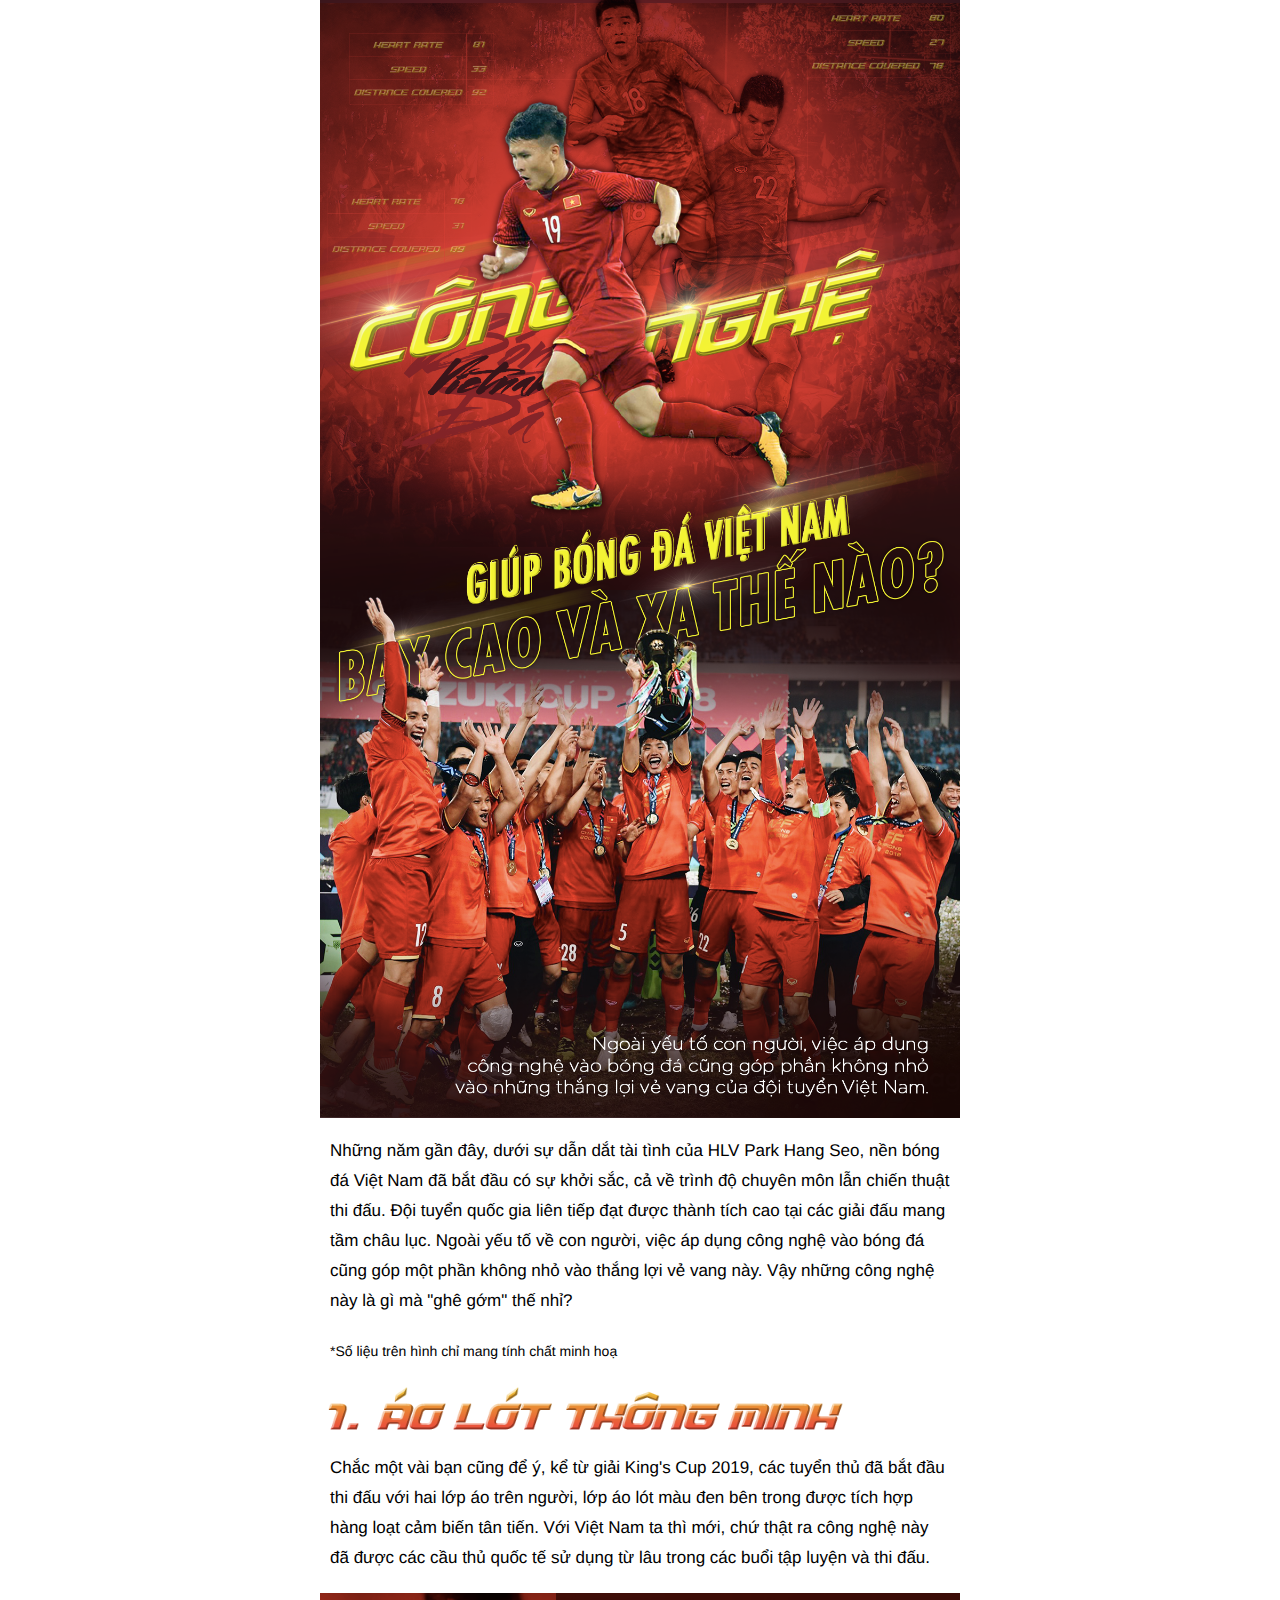
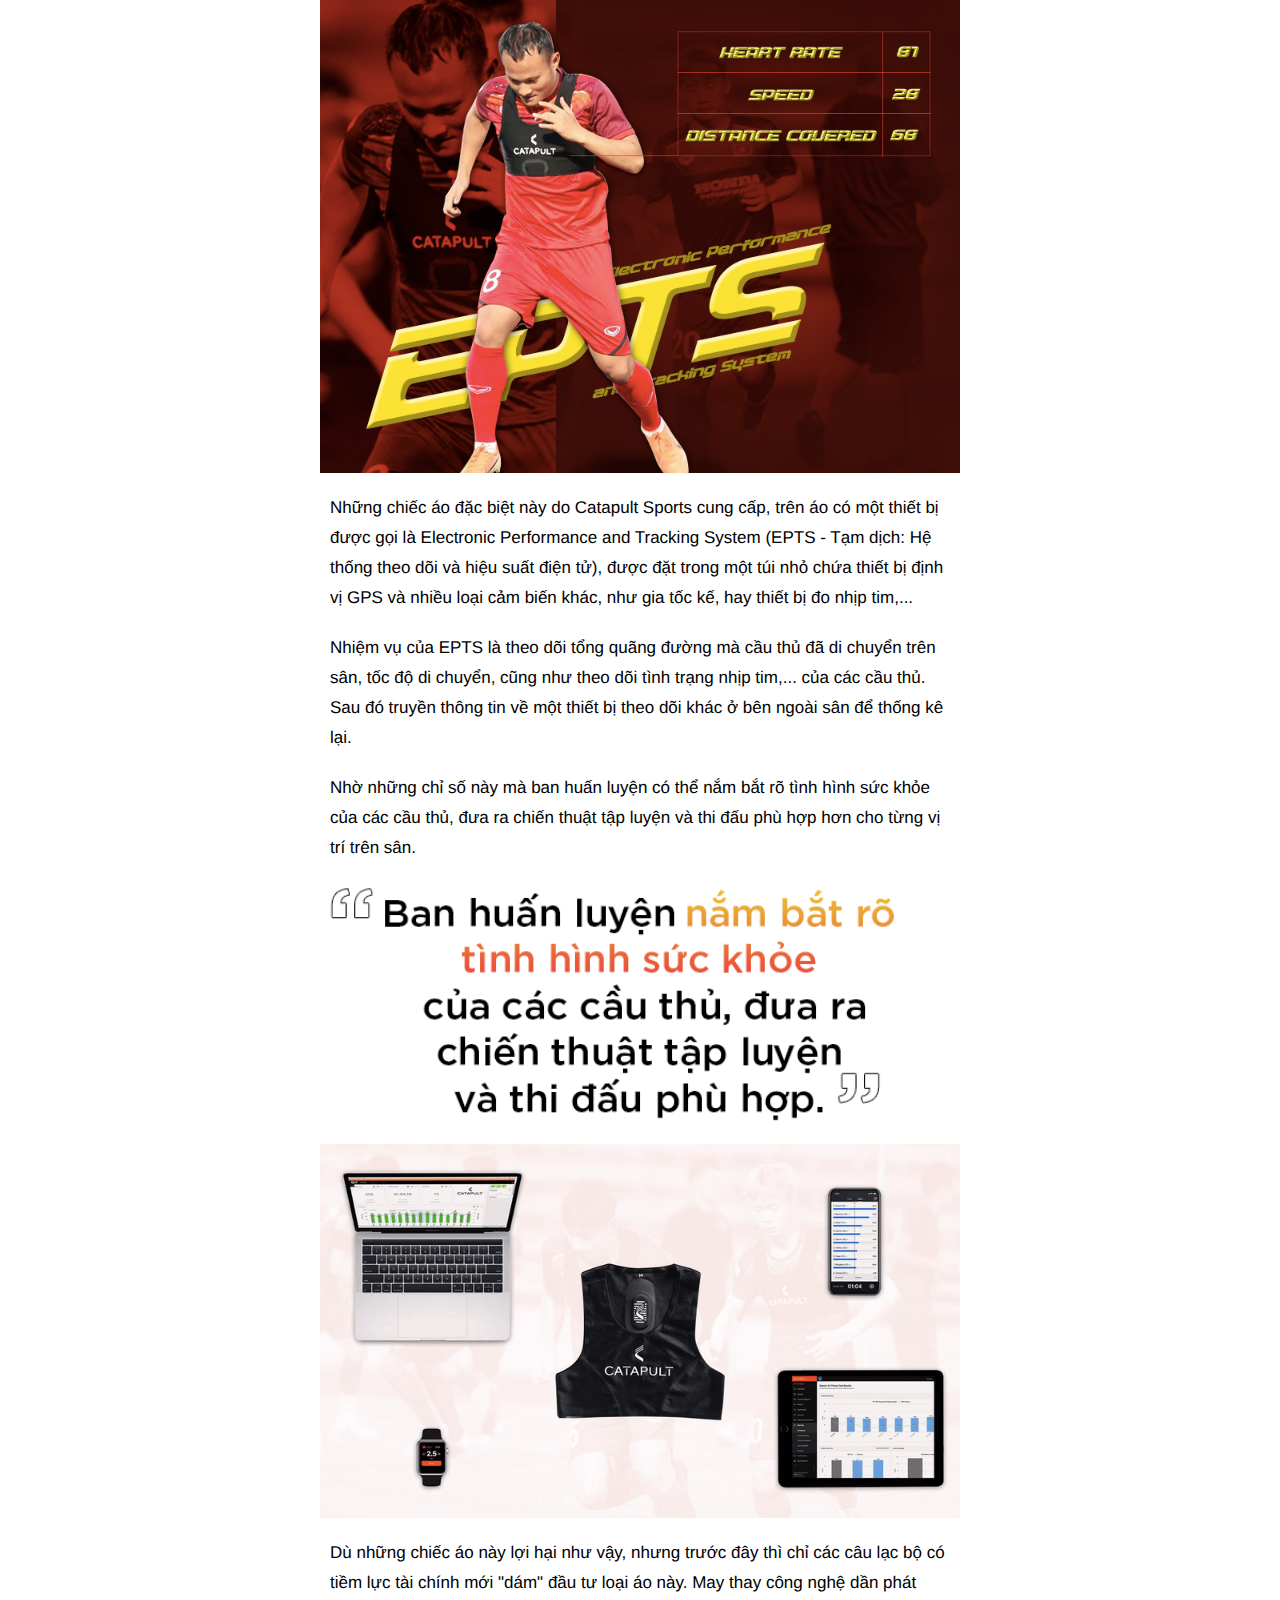
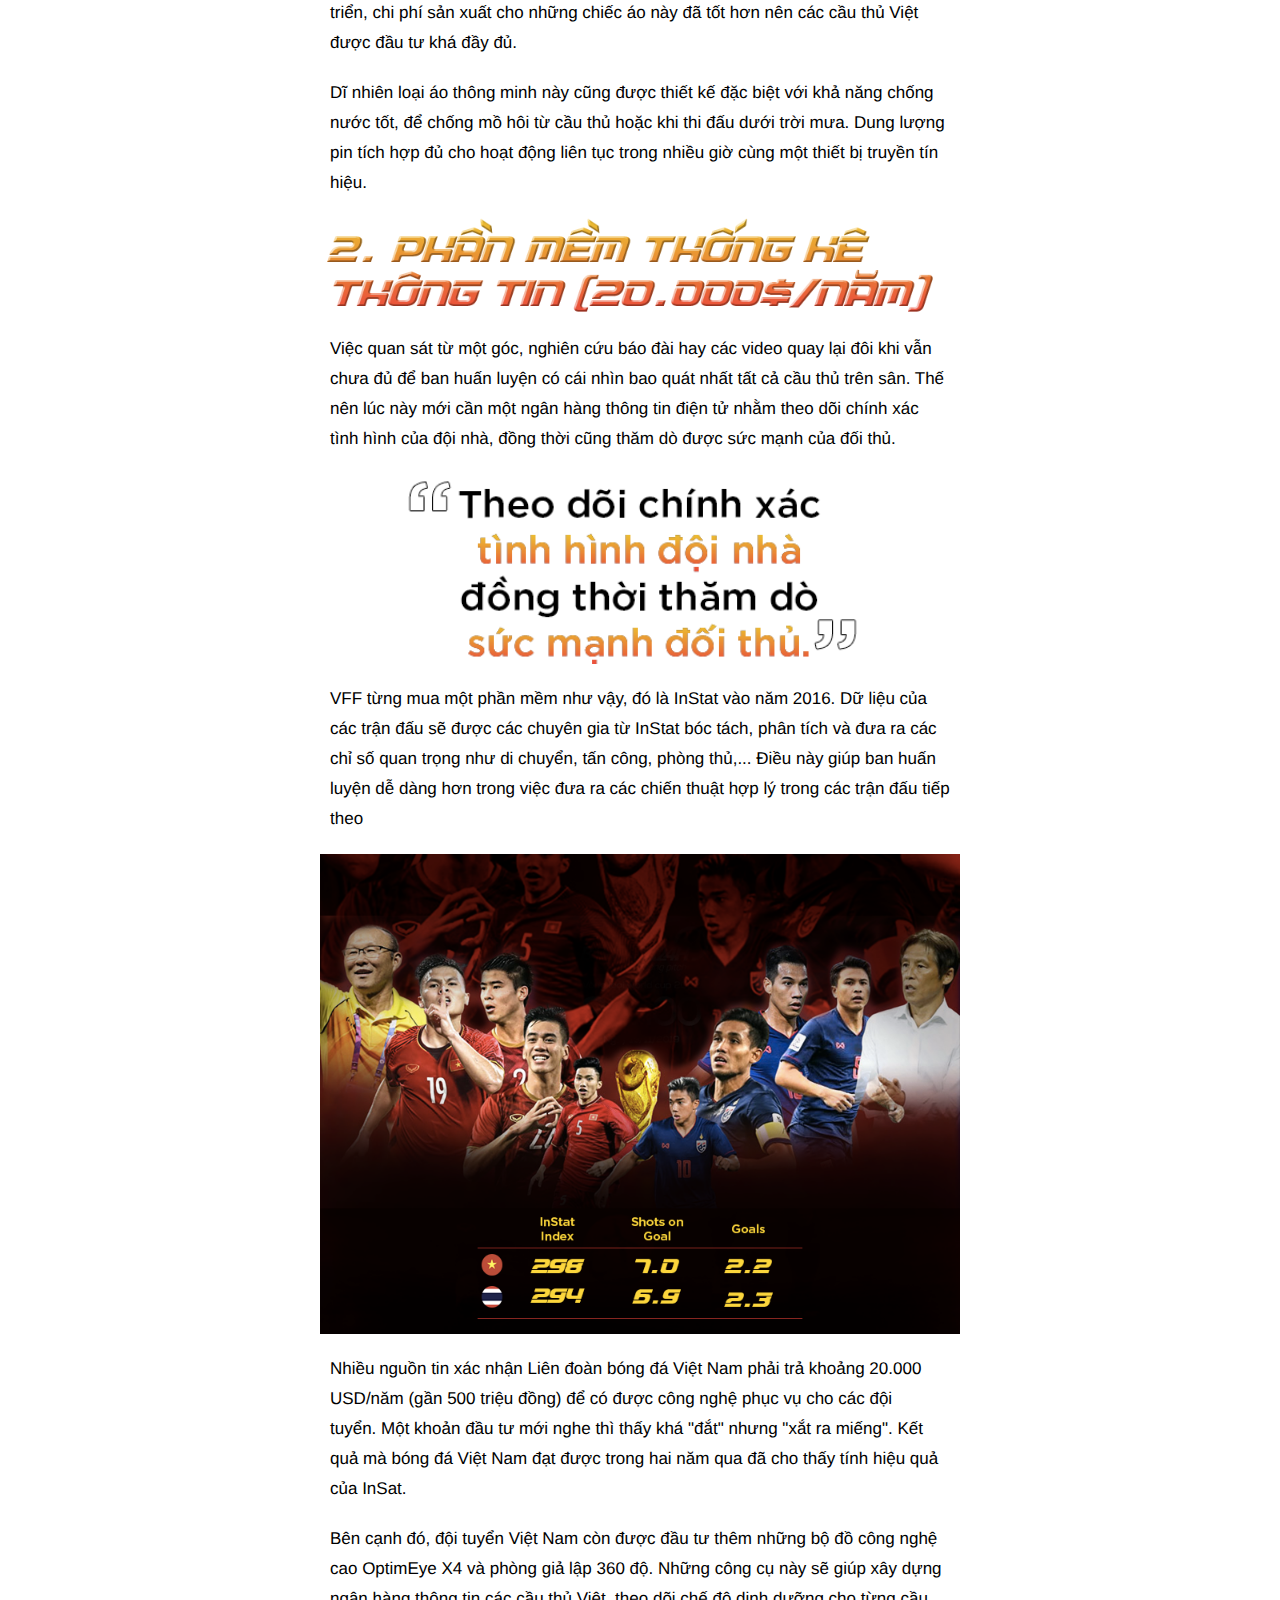
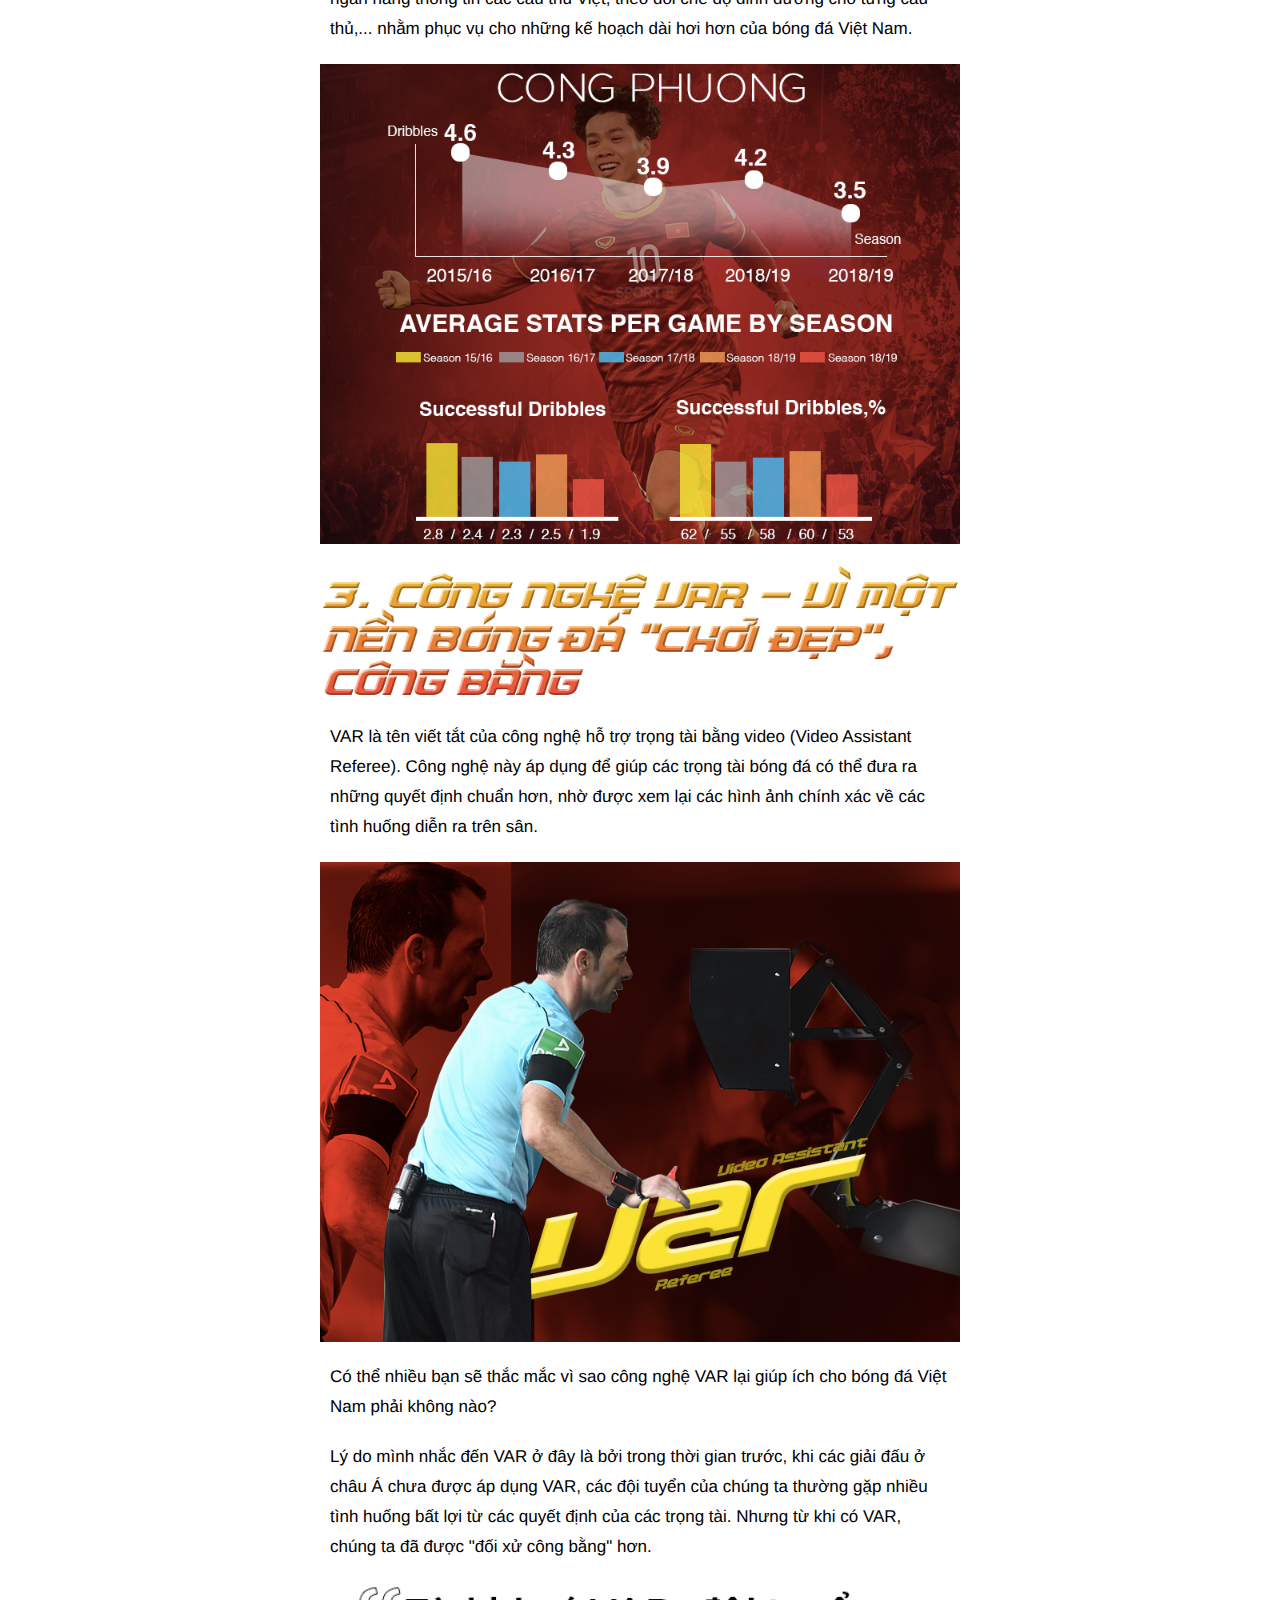
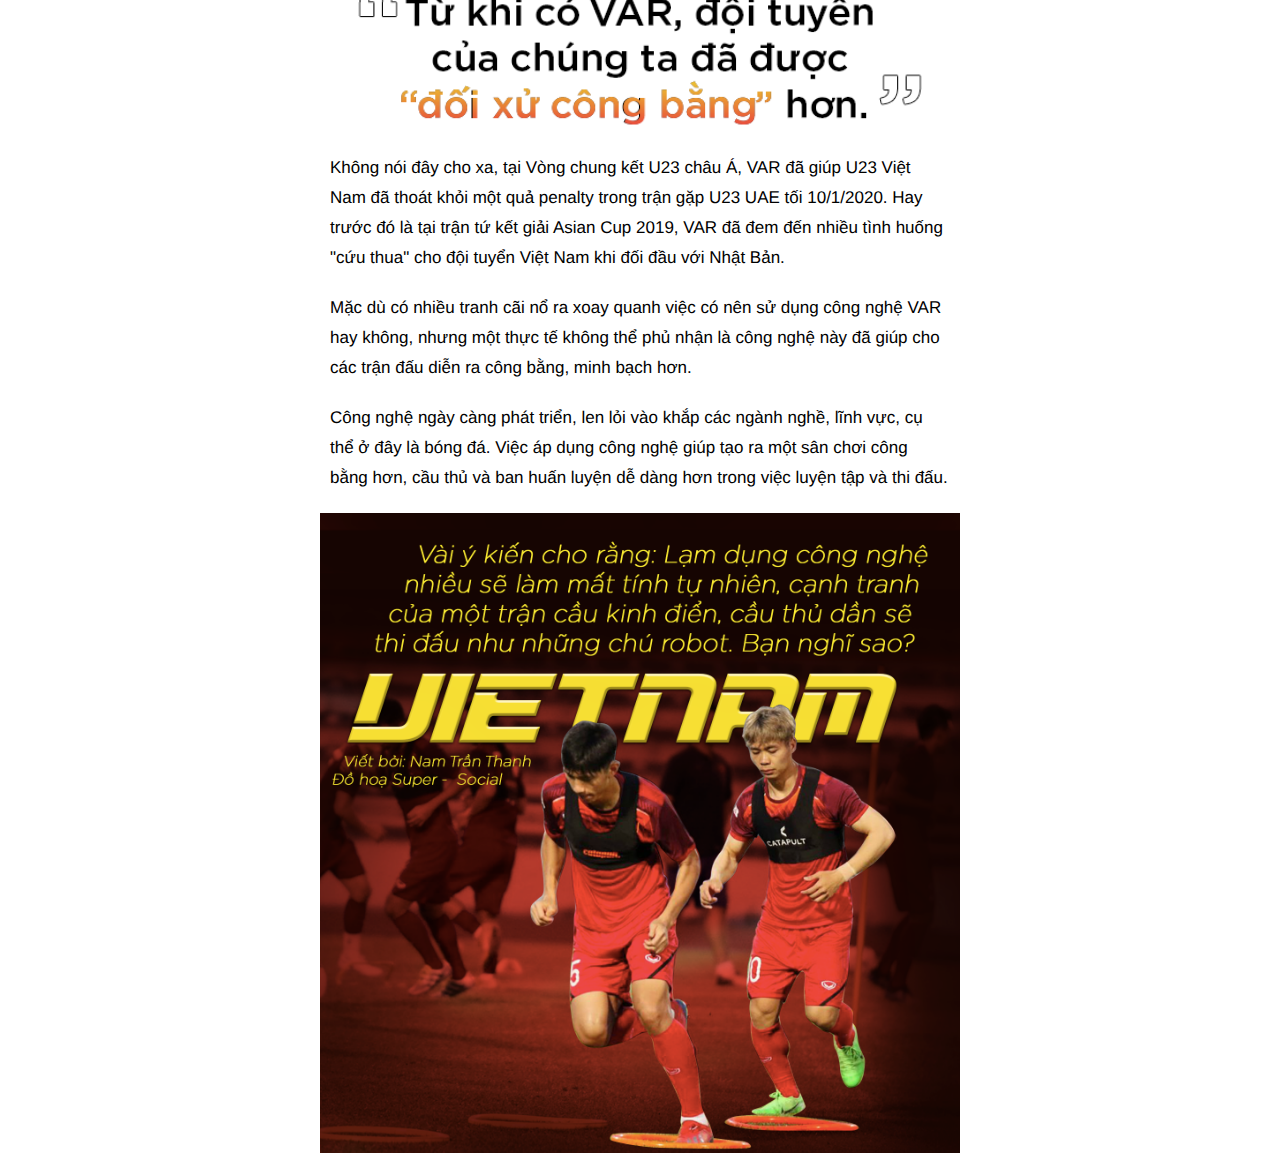
<file: MOBILE/index.html>
<!donuype html>
<html>
<head>
	<meta charset="utf-8">
	<meta name="viewport" content="width=device-width, height=device-height, initial-scale=1, maximum-scale=1, user-scalable=0" />
	<title>Thế giới di động</title>
	<link href="css/style.css" type="text/css" rel="stylesheet" media="screen">
	<link href="https://fonts.googleapis.com/css?family=Open+Sans" rel="stylesheet">
	<link href="https://fonts.googleapis.com/css?family=Arimo" rel="stylesheet">
</head>
<body>
	<div class="block-header">
		<img src="images/header.png"><br>
	</div>
	<div class="how-richkid">
		<div class="container del-marginbottom">
			<p>Những năm gần đây, dưới sự dẫn dắt tài tình của HLV Park Hang Seo, nền bóng đá Việt Nam đã bắt đầu có sự khởi sắc, cả về trình độ chuyên môn lẫn chiến thuật thi đấu. Đội tuyển quốc gia liên tiếp đạt được thành tích cao tại các giải đấu mang tầm châu lục. Ngoài yếu tố về con người, việc áp dụng công nghệ vào bóng đá cũng góp một phần không nhỏ vào thắng lợi vẻ vang này. Vậy những công nghệ này là gì mà "ghê gớm" thế nhỉ?</p>
			<p class="customFontSize">*Số liệu trên hình chỉ mang tính chất minh hoạ</p>

			<div class="img-fullscreen">
				<img src="images/outline01.png">
			</div>

			<p>Chắc một vài bạn cũng để ý, kể từ giải King's Cup 2019, các tuyển thủ đã bắt đầu thi đấu với hai lớp áo trên người, lớp áo lót màu đen bên trong được tích hợp hàng loạt cảm biến tân tiến. Với Việt Nam ta thì mới, chứ thật ra công nghệ này đã được các cầu thủ quốc tế sử dụng từ lâu trong các buổi tập luyện và thi đấu.</p>

			<div class="img-fullscreen">
				<img src="images/img01.png">
			</div>

			<p>Những chiếc áo đặc biệt này do Catapult Sports cung cấp, trên áo có một thiết bị được gọi là Electronic Performance and Tracking System (EPTS - Tạm dịch: Hệ thống theo dõi và hiệu suất điện tử), được đặt trong một túi nhỏ chứa thiết bị định vị GPS và nhiều loại cảm biến khác, như gia tốc kế, hay thiết bị đo nhịp tim,...</p>
			<p>Nhiệm vụ của EPTS là theo dõi tổng quãng đường mà cầu thủ đã di chuyển trên sân, tốc độ di chuyển, cũng như theo dõi tình trạng nhịp tim,... của các cầu thủ. Sau đó truyền thông tin về một thiết bị theo dõi khác ở bên ngoài sân để thống kê lại.</p>
			<p>Nhờ những chỉ số này mà ban huấn luyện có thể nắm bắt rõ tình hình sức khỏe của các cầu thủ, đưa ra chiến thuật tập luyện và thi đấu phù hợp hơn cho từng vị trí trên sân.</p>

			<div class="img-fullscreen">
				<img src="images/img03.png">
			</div>
			<div class="img-fullscreen">
				<img src="images/img02.gif">
			</div>

			<p>Dù những chiếc áo này lợi hại như vậy, nhưng trước đây thì chỉ các câu lạc bộ có tiềm lực tài chính mới "dám" đầu tư loại áo này. May thay công nghệ dần phát triển, chi phí sản xuất cho những chiếc áo này đã tốt hơn nên các cầu thủ Việt được đầu tư khá đầy đủ.</p>
			<p>Dĩ nhiên loại áo thông minh này cũng được thiết kế đặc biệt với khả năng chống nước tốt, để chống mồ hôi từ cầu thủ hoặc khi thi đấu dưới trời mưa. Dung lượng pin tích hợp đủ cho hoạt động liên tục trong nhiều giờ cùng một thiết bị truyền tín hiệu.</p>

			<div class="img-fullscreen">
				<img src="images/outline02.png">
			</div>

			<p>Việc quan sát từ một góc, nghiên cứu báo đài hay các video quay lại đôi khi vẫn chưa đủ để ban huấn luyện có cái nhìn bao quát nhất tất cả cầu thủ trên sân. Thế nên lúc này mới cần một ngân hàng thông tin điện tử nhằm theo dõi chính xác tình hình của đội nhà, đồng thời cũng thăm dò được sức mạnh của đối thủ.</p>
			
			<div class="img-fullscreen">
				<img src="images/img04.png">
			</div>

			<p>VFF từng mua một phần mềm như vậy, đó là InStat vào năm 2016. Dữ liệu của các trận đấu sẽ được các chuyên gia từ InStat bóc tách, phân tích và đưa ra các chỉ số quan trọng như di chuyển, tấn công, phòng thủ,... Điều này giúp ban huấn luyện dễ dàng hơn trong việc đưa ra các chiến thuật hợp lý trong các trận đấu tiếp theo</p>

			<div class="img-fullscreen">
				<img src="images/img05.png">
			</div>

			<p>Nhiều nguồn tin xác nhận Liên đoàn bóng đá Việt Nam phải trả khoảng 20.000 USD/năm (gần 500 triệu đồng) để có được công nghệ phục vụ cho các đội tuyển.&nbsp;Một khoản đầu tư mới nghe thì thấy khá "đắt" nhưng "xắt ra miếng". Kết quả mà bóng đá Việt Nam đạt được trong hai năm qua đã cho thấy tính hiệu quả của InSat.</p>
			<p>Bên cạnh đó, đội tuyển Việt Nam còn được đầu tư thêm những bộ đồ công nghệ cao OptimEye X4 và phòng giả lập 360 độ. Những công cụ này sẽ giúp xây dựng ngân hàng thông tin các cầu thủ Việt, theo dõi chế độ dinh dưỡng cho từng cầu thủ,... nhằm phục vụ cho những kế hoạch dài hơi hơn của bóng đá Việt Nam.</p>

			<div class="img-fullscreen">
				<img src="images/img06.png">
			</div>

			
			<div class="img-fullscreen">
				<img src="images/outline03.png">
			</div>

			<p>VAR là tên viết tắt của công nghệ hỗ trợ trọng tài bằng video (Video Assistant Referee). Công nghệ này áp dụng để giúp các trọng tài bóng đá có thể đưa ra những quyết định chuẩn hơn, nhờ được xem lại các hình ảnh chính xác về các tình huống diễn ra trên sân.</p>

			<div class="img-fullscreen">
				<img src="images/img07.png">
			</div>

			<p>Có thể nhiều bạn sẽ thắc mắc vì sao công nghệ VAR lại giúp ích cho bóng đá Việt Nam phải không nào?</p>
			<p>Lý do mình nhắc đến VAR ở đây là bởi trong thời gian trước, khi các giải đấu ở châu Á chưa được áp dụng VAR, các đội tuyển của chúng ta thường gặp nhiều tình huống bất lợi từ các quyết định của các trọng tài. Nhưng từ khi có VAR, chúng ta đã được "đối xử công bằng" hơn.</p>

			<div class="img-fullscreen">
				<img src="images/img08.png">
			</div>
			<p>Không nói đây cho xa, tại Vòng chung kết U23 châu Á, VAR đã giúp U23 Việt Nam đã thoát khỏi một quả penalty trong trận gặp U23 UAE tối 10/1/2020. Hay trước đó là tại trận tứ kết giải Asian Cup 2019, VAR đã đem đến nhiều tình huống "cứu thua" cho đội tuyển Việt Nam khi đối đầu với Nhật Bản.</p>
			<p>Mặc dù có nhiều tranh cãi nổ ra xoay quanh việc có nên sử dụng công nghệ VAR hay không, nhưng một thực tế không thể phủ nhận là công nghệ này đã giúp cho các trận đấu diễn ra công bằng, minh bạch hơn.</p>
			<p>Công nghệ ngày càng phát triển, len lỏi vào khắp các ngành nghề, lĩnh vực, cụ thể ở đây là bóng đá. Việc áp dụng công nghệ giúp tạo ra một sân chơi công bằng hơn, cầu thủ và ban huấn luyện dễ dàng hơn trong việc luyện tập và thi đấu.</p>

			<div class="img-fullscreen">
				<img class="del-marginbottom" src="images/img09.png">
			</div>
		</body>
</file>
<file: MOBILE/css/style.css>
* {
    margin: 0;
    padding: 0;
}

img {
    border: 0;
}

a {
    /*text-decoration: none;*/
}

ul, ol {
    /*list-style: none;*/
    list-style: inside;
}

.clr {
    clear: both;
}

body, input, button, option, textarea, label, select, legend, h1, h2, h3, h4, h5, h6, h1 a, h2 a, h3 a, h4 a, h5 a, h6 a {
    font: 14px/18px Arial, Helvetica, sans-serif;
    color: #333;
    outline: none;
}
p {
    -webkit-margin-before: 0;
    -webkit-margin-after: 0;
    -webkit-margin-start: 0;
    -webkit-margin-end: 0;
    text-rendering: geometricPrecision;
}
input[type=text], input[type=tel], textarea {
    -webkit-appearance: none;
}
body{
    background-color: white;
    color: black;
}
body a:link{
    color: black;
    font-weight: bold;
    text-decoration:none;
}
.wrapper-tt{
    font-family: 'Open Sans', sans-serif;
    width: 100%;
    max-width: 640px;
    display: block;
    margin: auto
}
[class^="icontt-"], [class*="icontt-"] {
    background-image:url(../images/iconsocial.png);
    background-repeat: no-repeat;
    display: inline-block;
    height: 72px;
    width: 72px;
    line-height: 30px;
    vertical-align: middle;
    background-size: 72px 256px;
}

.customFontSize{
    font-size: 14px;
}

.block-header img{
    width: 100%;
    max-width: 640px;
    display: block;
    margin: auto
}
.container{
    max-width: 640px;
    margin: 0 auto;
}

p, ul{
    padding: 0 10px;
    font-family: Helvetica;
    font-size: 17px;
    line-height: 30px !important;
}
iframe{
    display: block;
    margin: 0 auto;
}
.outline img {
    width: 100%;
}
.font-bold{
    font-weight: bold;
}
.img-fullscreen img{
    width: 100%;
}
.how-richkid .container, .combo-cheapkid .container, .combo-richkid .container{
    margin-bottom: 20px;
}

.del-marginbottom{
    margin-bottom: 0 !important;
}
.del-margintop{
    margin-top: 0 !important;
}
.how-richkid img, .combo-cheapkid img{
    margin-bottom: 20px;
}
.outline img{
    margin-top: 0;   
}

h3 iframe{
    margin-bottom: 10px;
}

.container p{
 margin-bottom: 20px;
}

.button_buy{
    max-width: 250px;
    margin: 0 auto;
}

.buynow{
    margin: auto;
    width: 250px;
    text-align: center;
    line-height: 20.8px;
    background: -webkit-linear-gradient(top,#f89406,#f76b1c);
    border: 1px solid #d97f00;
    padding: 5px 15px;
    text-align: center;
    color: #fff;
    text-transform: uppercase;
    border-radius: 4px;
    font-size: 14px;
    font-weight: bold;
    display: inline-block;
    margin-top: 5px;
    text-decoration: none;
    
}

.buynow span{
    color: rgb(255, 255, 0);
    font-weight: bold;
}

.note{
    font-size: 13px !important;
    font-style: italic;
    line-height: 20px !important;
}

.override-background{
    /* Permalink - use to edit and share this gradient: https://colorzilla.com/gradient-editor/#dddddd+0,ffffff+100 */
    background: #dddddd; /* Old browsers */
    background: -moz-linear-gradient(top,  #dddddd 0%, #ffffff 100%); /* FF3.6-15 */
    background: -webkit-linear-gradient(top,  #dddddd 0%,#ffffff 100%); /* Chrome10-25,Safari5.1-6 */
    background: linear-gradient(to bottom,  #dddddd 0%,#ffffff 100%); /* W3C, IE10+, FF16+, Chrome26+, Opera12+, Safari7+ */
    filter: progid:DXImageTransform.Microsoft.gradient( startColorstr='#dddddd', endColorstr='#ffffff',GradientType=0 ); /* IE6-9 */
}
</file>
